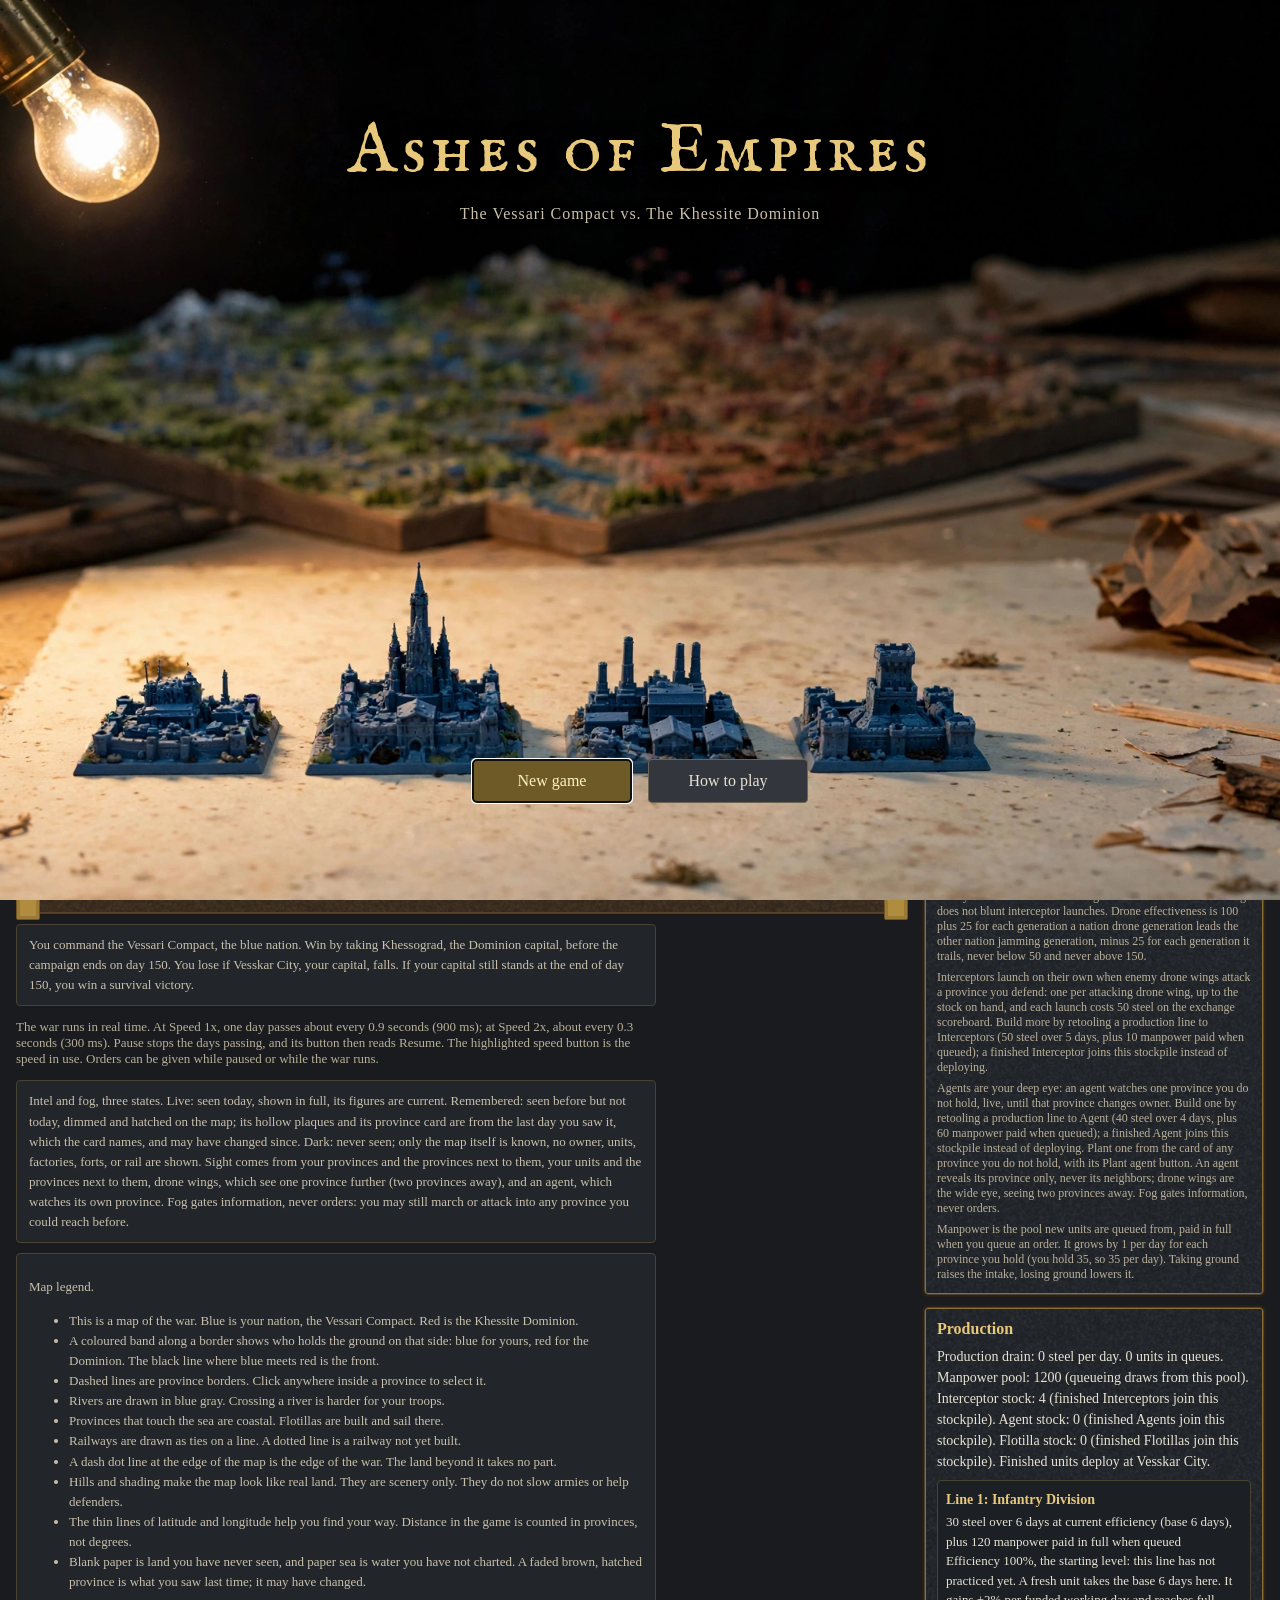
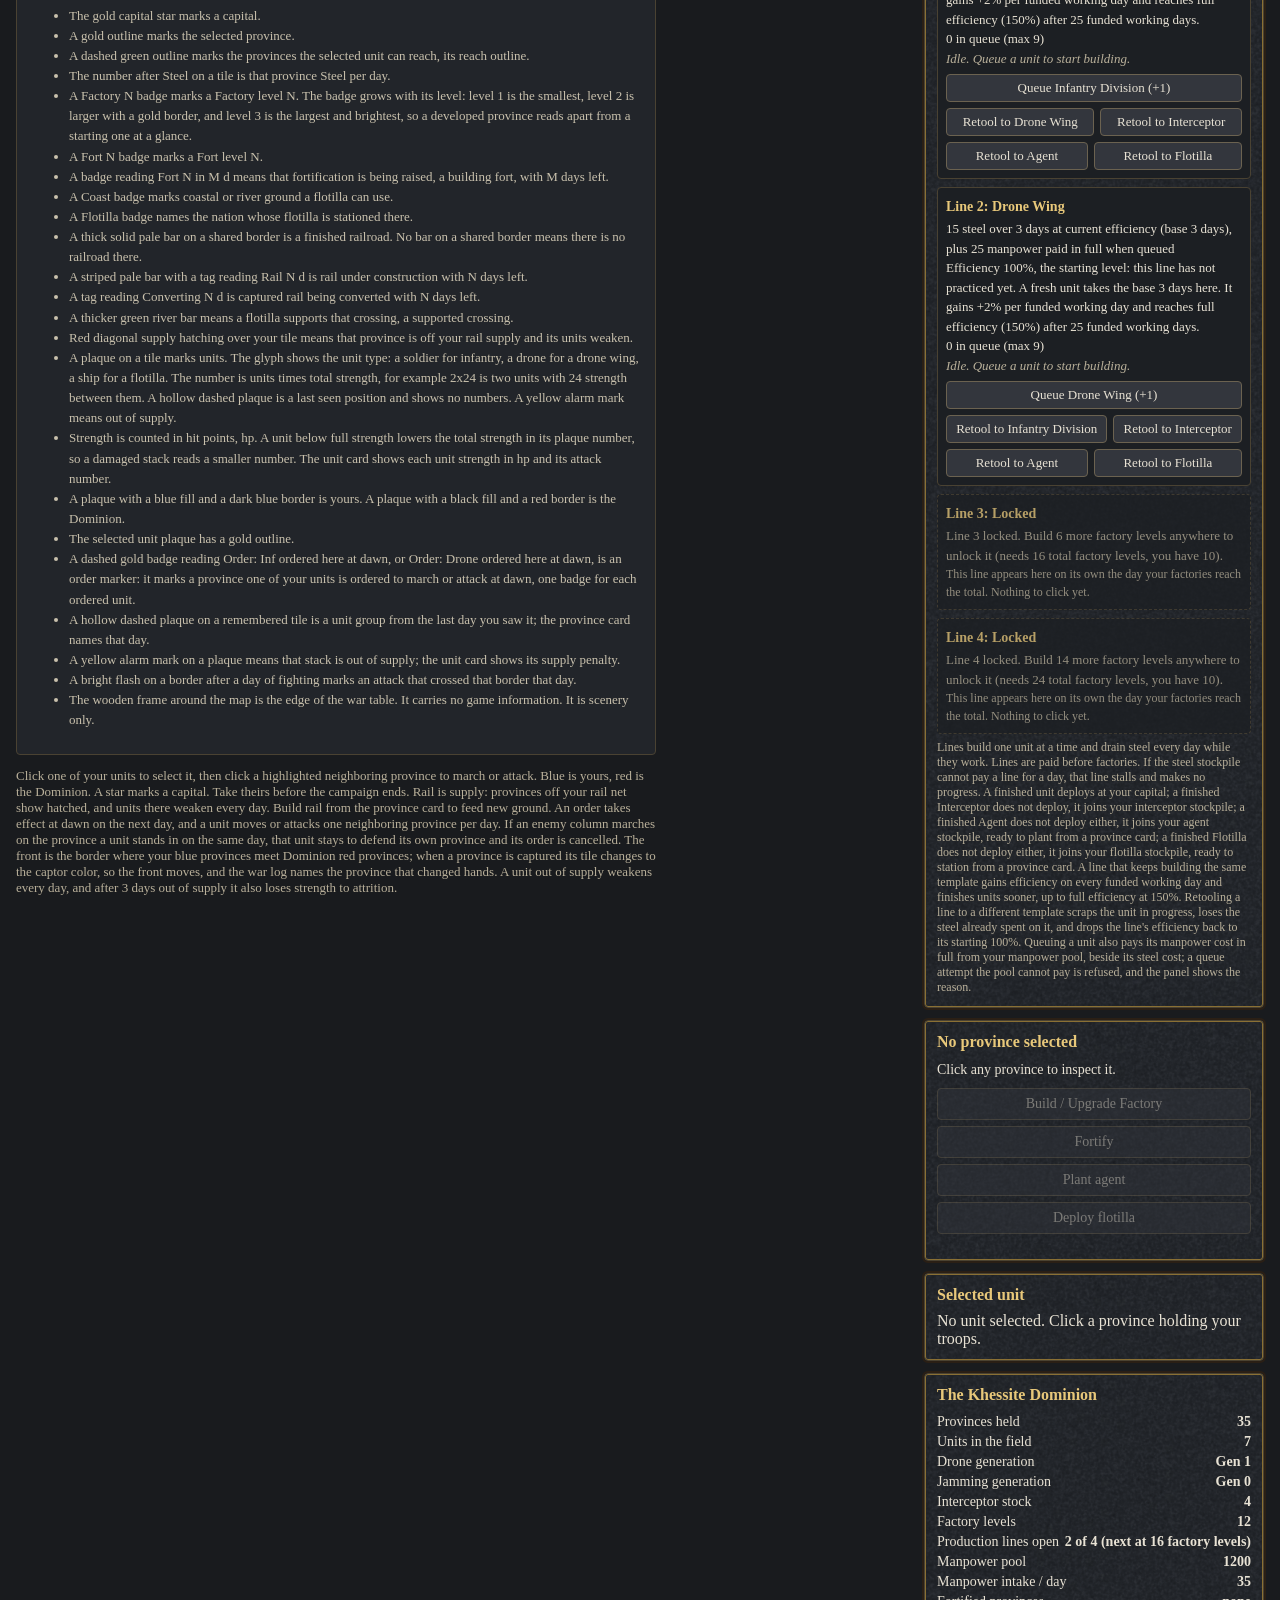
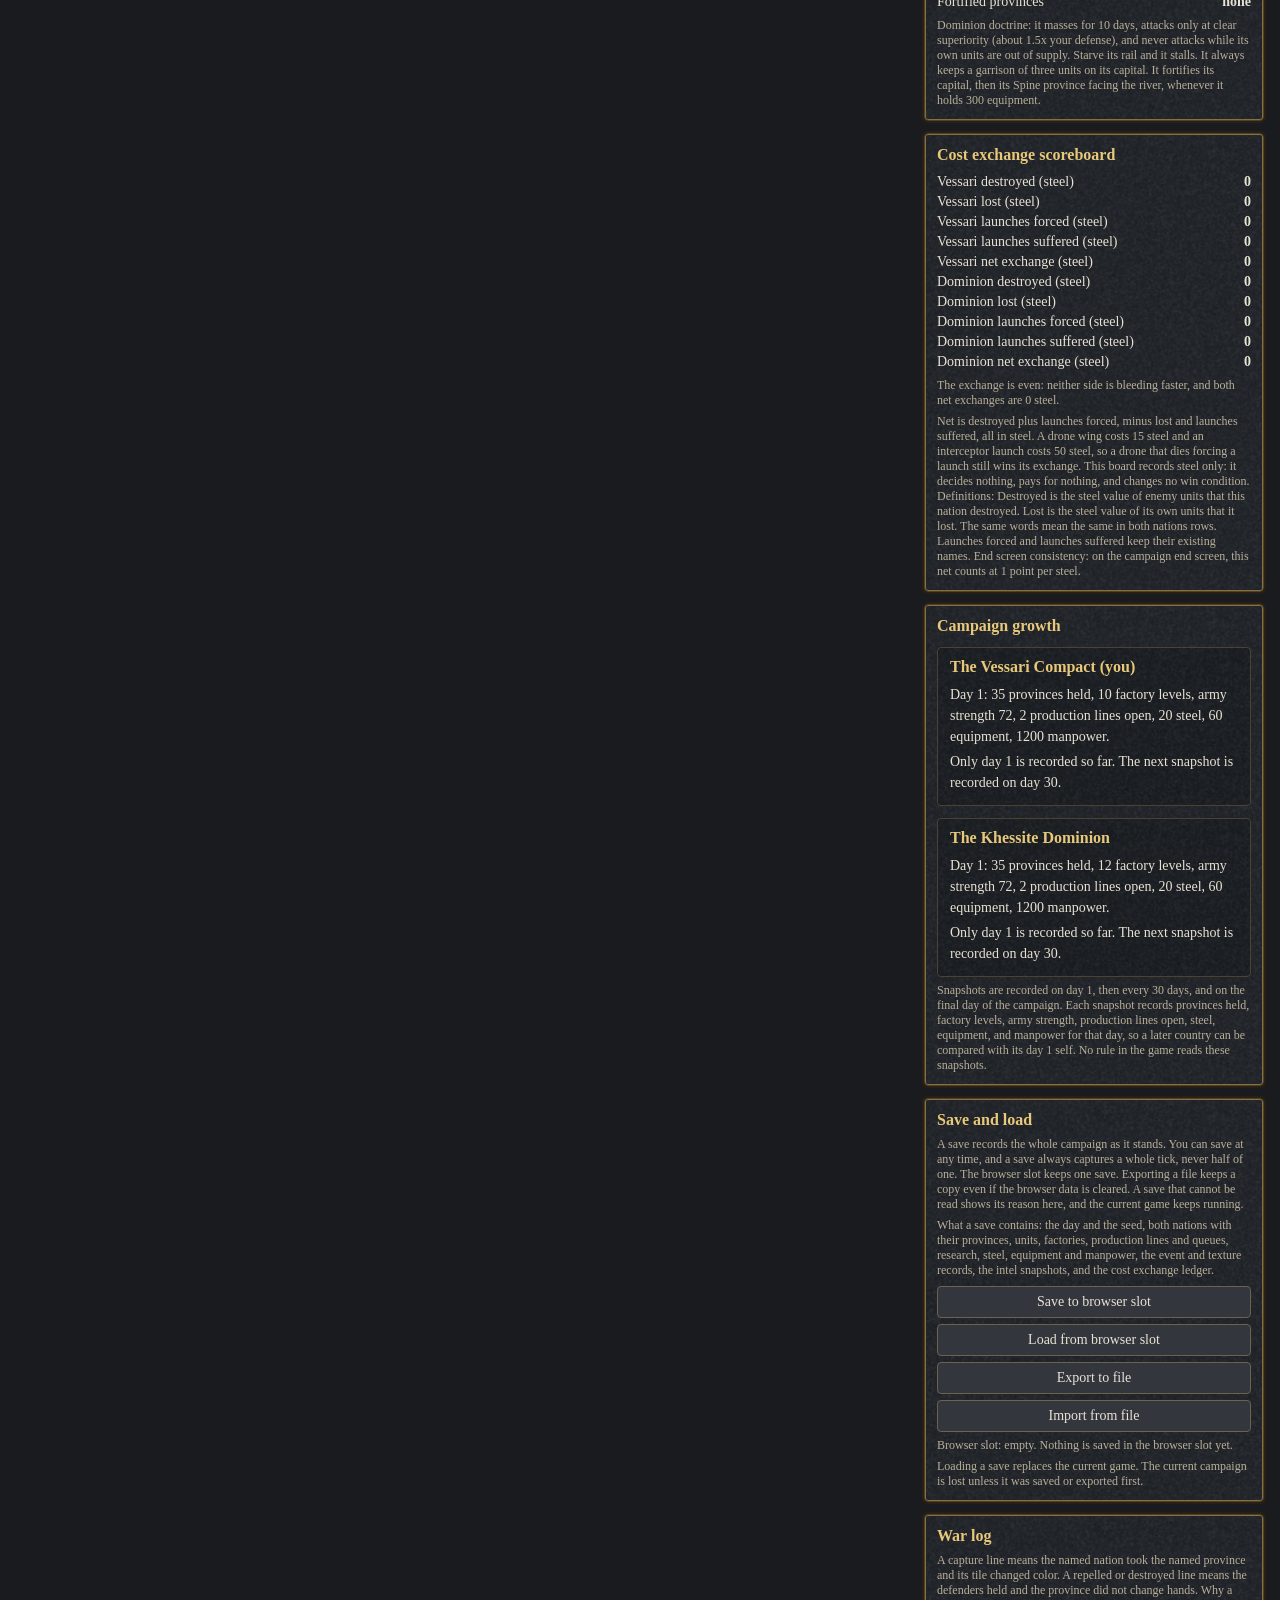
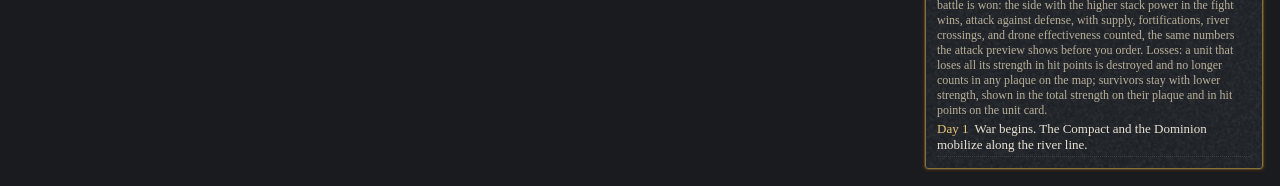
<file: index.html>
<!DOCTYPE html>
<html lang="en">
<head>
<meta charset="utf-8">
<meta name="viewport" content="width=device-width, initial-scale=1">
<title>Ashes of Empires, Iteration 2</title>
<link rel="stylesheet" href="css/style.css">
<link rel="stylesheet" href="css/plaques.css">
</head>
<body>
<header>
  <div class="title-block">
    <h1>Ashes of Empires</h1>
    <p class="subtitle">The Vessari Compact vs. The Khessite Dominion</p>
  </div>
  <div class="controls">
    <div class="day-box">Day <span id="day-counter">1</span> / <span id="day-max">150</span></div>
    <button id="btn-pause" type="button">Pause</button>
    <button id="btn-speed1" type="button" class="speed active">Speed 1x</button>
    <button id="btn-speed2" type="button" class="speed">Speed 2x</button>
    <button id="btn-codex" type="button">Codex</button>
    <button id="btn-new" type="button">New Game</button>
  </div>
</header>

<main>
  <section class="map-wrap">
    <div class="map-zoom">
      <button id="btn-zoom-out" type="button">Zoom out</button>
      <button id="btn-zoom-reset" type="button">Reset zoom</button>
      <button id="btn-zoom-in" type="button">Zoom in</button>
      <span id="zoom-label">Zoom 100%</span>
      <span id="pan-hint">When zoomed in, drag the map or use the bar under it to pan.</span>
    </div>
    <div id="tf-frame">
    <div id="map-viewport">
      <div id="map-board">
        <canvas id="map-base" aria-hidden="true"></canvas>
        <canvas id="map-decals" aria-hidden="true"></canvas>
        <canvas id="map-fog" aria-hidden="true"></canvas>
        <canvas id="map-state" aria-hidden="true"></canvas>
        <div id="map" class="map" aria-label="Province map"></div>
        <div id="map-labels"></div>
        <div id="map-chart-labels"></div>
        <canvas id="map-beats" aria-hidden="true"></canvas>
      </div>
    </div>
      <span class="tf-corner tf-corner-tl" aria-hidden="true"></span>
      <span class="tf-corner tf-corner-tr" aria-hidden="true"></span>
      <span class="tf-corner tf-corner-bl" aria-hidden="true"></span>
      <span class="tf-corner tf-corner-br" aria-hidden="true"></span>
      <span class="dc09-ink" aria-hidden="true"></span>
      <span class="dc09-ring" aria-hidden="true"></span>
    </div>
    <div id="start-statement" class="intel-legend">
      You command the Vessari Compact, the blue nation. Win by taking Khessograd, the Dominion
      capital, before the campaign ends on day 150. You lose if Vesskar City, your capital, falls.
      If your capital still stands at the end of day 150, you win a survival victory.
    </div>
    <p id="controls-explain" class="hint">
      The war runs in real time. At Speed 1x, one day passes about every 0.9 seconds (900 ms);
      at Speed 2x, about every 0.3 seconds (300 ms). Pause stops the days passing, and its button
      then reads Resume. The highlighted speed button is the speed in use. Orders can be given
      while paused or while the war runs.
    </p>
    <div id="intel-legend" class="intel-legend">
      Intel and fog, three states. Live: seen today, shown in full, its figures are current.
      Remembered: seen before but not today, dimmed and hatched on the map; its hollow plaques
      and its province card are from the last day you saw it, which the card names, and may have changed since.
      Dark: never seen; only the map itself is known, no owner, units, factories, forts, or rail are shown.
      Sight comes from your provinces and the provinces next to them, your units and the provinces
      next to them, drone wings, which see one province further (two provinces away), and an agent,
      which watches its own province. Fog gates information, never orders: you may still march or
      attack into any province you could reach before.
    </div>
    <div id="map-legend" class="intel-legend">
      <p class="legend-title">Map legend.</p>
      <ul class="legend-list">
        <li>This is a map of the war. Blue is your nation, the Vessari Compact. Red is the Khessite Dominion.</li>
        <li>A coloured band along a border shows who holds the ground on that side: blue for yours, red for the Dominion. The black line where blue meets red is the front.</li>
        <li>Dashed lines are province borders. Click anywhere inside a province to select it.</li>
        <li>Rivers are drawn in blue gray. Crossing a river is harder for your troops.</li>
        <li>Provinces that touch the sea are coastal. Flotillas are built and sail there.</li>
        <li>Railways are drawn as ties on a line. A dotted line is a railway not yet built.</li>
        <li>A dash dot line at the edge of the map is the edge of the war. The land beyond it takes no part.</li>
        <li>Hills and shading make the map look like real land. They are scenery only. They do not slow armies or help defenders.</li>
        <li>The thin lines of latitude and longitude help you find your way. Distance in the game is counted in provinces, not degrees.</li>
        <li>Blank paper is land you have never seen, and paper sea is water you have not charted. A faded brown, hatched province is what you saw last time; it may have changed.</li>
      </ul>
      <ul class="legend-list legend-marks">
        <li>The gold capital star marks a capital.</li>
        <li>A gold outline marks the selected province.</li>
        <li>A dashed green outline marks the provinces the selected unit can reach, its reach outline.</li>
        <li>The number after Steel on a tile is that province Steel per day.</li>
        <li>A Factory N badge marks a Factory level N. The badge grows with its level: level 1 is the smallest, level 2 is larger with a gold border, and level 3 is the largest and brightest, so a developed province reads apart from a starting one at a glance.</li>
        <li>A Fort N badge marks a Fort level N.</li>
        <li>A badge reading Fort N in M d means that fortification is being raised, a building fort, with M days left.</li>
        <li>A Coast badge marks coastal or river ground a flotilla can use.</li>
        <li>A Flotilla badge names the nation whose flotilla is stationed there.</li>
        <li>A thick solid pale bar on a shared border is a finished railroad. No bar on a shared border means there is no railroad there.</li>
        <li>A striped pale bar with a tag reading Rail N d is rail under construction with N days left.</li>
        <li>A tag reading Converting N d is captured rail being converted with N days left.</li>
        <li>A thicker green river bar means a flotilla supports that crossing, a supported crossing.</li>
        <li>Red diagonal supply hatching over your tile means that province is off your rail supply and its units weaken.</li>
        <li>A plaque on a tile marks units. The glyph shows the unit type: a soldier for infantry, a drone for a drone wing, a ship for a flotilla. The number is units times total strength, for example 2x24 is two units with 24 strength between them. A hollow dashed plaque is a last seen position and shows no numbers. A yellow alarm mark means out of supply.</li>
        <li>Strength is counted in hit points, hp. A unit below full strength lowers the total strength in its plaque number, so a damaged stack reads a smaller number. The unit card shows each unit strength in hp and its attack number.</li>
        <li>A plaque with a blue fill and a dark blue border is yours. A plaque with a black fill and a red border is the Dominion.</li>
        <li>The selected unit plaque has a gold outline.</li>
        <li>A dashed gold badge reading Order: Inf ordered here at dawn, or Order: Drone ordered here at dawn, is an order marker: it marks a province one of your units is ordered to march or attack at dawn, one badge for each ordered unit.</li>
        <li>A hollow dashed plaque on a remembered tile is a unit group from the last day you saw it; the province card names that day.</li>
        <li>A yellow alarm mark on a plaque means that stack is out of supply; the unit card shows its supply penalty.</li>
        <li>A bright flash on a border after a day of fighting marks an attack that crossed that border that day.</li>
        <li>The wooden frame around the map is the edge of the war table. It carries no game information. It is scenery only.</li>
      </ul>
    </div>
    <p class="hint">
      Click one of your units to select it, then click a highlighted neighboring
      province to march or attack. Blue is yours, red is the Dominion.
      A star marks a capital. Take theirs before the campaign ends.
      Rail is supply: provinces off your rail net show hatched, and units there
      weaken every day. Build rail from the province card to feed new ground.
      An order takes effect at dawn on the next day, and a unit moves or attacks one neighboring province per day.
      If an enemy column marches on the province a unit stands in on the same day, that unit stays to defend its own province and its order is cancelled.
      The front is the border where your blue provinces meet Dominion red provinces; when a province is captured its tile changes to the captor color, so the front moves, and the war log names the province that changed hands.
      A unit out of supply weakens every day, and after 3 days out of supply it also loses strength to attrition.
    </p>
    <div id="banner" class="banner hidden">
      <div class="end-head">
        <h2 id="end-title"></h2>
        <p id="end-reason" class="end-reason"></p>
        <p id="end-day" class="end-day"></p>
      </div>
      <div id="end-scores" class="end-scores"></div>
      <p id="end-margin" class="end-margin"></p>
      <p id="end-explain" class="explain"></p>
      <button id="btn-end-new" type="button">New Game</button>
    </div>
  </section>

  <aside class="panel">
    <div class="card" id="nation-card">
      <h2>The Vessari Compact (you)</h2>
      <div class="stat-row"><span>Equipment stockpile</span><strong id="stat-equipment">0</strong></div>
      <div class="stat-row"><span>Steel stockpile</span><strong id="stat-steel">0</strong></div>
      <div class="stat-row"><span>Steel income / day</span><strong id="stat-steel-income">0</strong></div>
      <div class="stat-row"><span>Factory levels</span><strong id="stat-factories">0</strong></div>
      <div class="stat-row"><span>Manpower pool</span><strong id="stat-manpower">0</strong></div>
      <div class="stat-row"><span>Manpower intake / day</span><strong id="stat-manpower-intake">0</strong></div>
      <div class="stat-row"><span>Research points</span><strong id="stat-research">0</strong></div>
      <div class="stat-row"><span>Drone generation</span><strong id="stat-drone-gen">Gen 1</strong></div>
      <div class="stat-row"><span>Jamming generation</span><strong id="stat-jamming-gen">Gen 0</strong></div>
      <div class="stat-row"><span>Interceptor stock</span><strong id="stat-interceptors">0</strong></div>
      <div class="stat-row"><span>Provinces under live observation</span><strong id="stat-intel-live">0</strong></div>
      <div class="stat-row"><span>Agents in stock</span><strong id="stat-agents">0</strong></div>
      <div class="stat-row"><span>Flotillas in stock</span><strong id="stat-flotillas">0</strong></div>
      <div class="stat-row"><span>Your coastal control</span><strong id="stat-coastal-player">0</strong></div>
      <div class="stat-row"><span>Dominion coastal control</span><strong id="stat-coastal-enemy">0</strong></div>
      <div class="stat-row"><span>Your steel lost to blockade today</span><strong id="stat-blockade-player">0</strong></div>
      <div class="stat-row"><span>Dominion steel lost to blockade today</span><strong id="stat-blockade-enemy">0</strong></div>
      <p class="explain" id="blockade-status"></p>
      <p class="explain" id="navy-explain"></p>
      <button id="btn-research" type="button">Research Drone Gen 2 (60 pts)</button>
      <p class="explain" id="research-explain">Gen 2 raises every drone wing to attack 5, defense 3.</p>
      <button id="btn-research-gen3" type="button">Research Drone Gen 3 (90 pts)</button>
      <p class="explain" id="research-gen3-explain"></p>
      <button id="btn-research-jamming" type="button">Research Jamming Gen 1 (50 pts)</button>
      <p class="explain" id="research-jamming-explain"></p>
      <p class="explain" id="interceptor-explain"></p>
      <p class="explain" id="agent-explain"></p>
      <p class="explain" id="manpower-explain"></p>
    </div>

    <div class="card" id="production-card">
      <h2>Production</h2>
      <div id="prod-summary" class="prod-summary"></div>
      <div id="prod-notice" class="hidden"></div>
      <div id="production-lines" class="production-lines"></div>
      <p class="explain" id="prod-explain">Lines build one unit at a time and drain steel every day
      while they work. Lines are paid before factories. If the steel stockpile cannot pay a line
      for a day, that line stalls and makes no progress. A finished unit deploys at your capital; a finished
      Interceptor does not deploy, it joins your interceptor stockpile; a finished Agent does not deploy
      either, it joins your agent stockpile, ready to plant from a province card; a finished Flotilla does
      not deploy either, it joins your flotilla stockpile, ready to station from a province card. A line that keeps building
      the same template gains efficiency on every funded working day and finishes units sooner, up to full efficiency at 150%.
      Retooling a line to a different template scraps the unit in progress, loses the steel already spent on it, and drops
      the line's efficiency back to its starting 100%. Queuing a unit also pays its manpower cost in full from your
      manpower pool, beside its steel cost; a queue attempt the pool cannot pay is refused, and the panel shows the reason.</p>
    </div>

    <div class="card" id="province-card">
      <h2 id="prov-name">No province selected</h2>
      <div id="prov-details" class="prov-details">Click any province to inspect it.</div>
      <div id="prov-notice" class="hidden"></div>
      <div class="btn-col">
        <button id="btn-factory" type="button" disabled>Build / Upgrade Factory</button>
        <button id="btn-fort" type="button" disabled>Fortify</button>
        <button id="btn-agent" type="button" disabled>Plant agent</button>
        <button id="btn-flotilla" type="button" disabled>Deploy flotilla</button>
      </div>
      <div class="btn-col" id="rail-actions"></div>
      <p class="explain" id="prov-explain"></p>
    </div>

    <div class="card" id="unit-card">
      <h2>Selected unit</h2>
      <div id="unit-details">No unit selected. Click a province holding your troops.</div>
      <div id="unit-reinforce"></div>
      <div id="unit-notice" class="hidden"></div>
    </div>

    <div class="card" id="enemy-card">
      <h2>The Khessite Dominion</h2>
      <div class="stat-row"><span>Provinces held</span><strong id="stat-enemy-provs">0</strong></div>
      <div class="stat-row"><span>Units in the field</span><strong id="stat-enemy-units">0</strong></div>
      <div class="stat-row"><span>Drone generation</span><strong id="stat-enemy-gen">Gen 1</strong></div>
      <div class="stat-row"><span>Jamming generation</span><strong id="stat-enemy-jamming">Gen 0</strong></div>
      <div class="stat-row"><span>Interceptor stock</span><strong id="stat-enemy-interceptors">0</strong></div>
      <div class="stat-row"><span>Factory levels</span><strong id="stat-enemy-factories">0</strong></div>
      <div class="stat-row"><span>Production lines open</span><strong id="stat-enemy-lines">2</strong></div>
      <div class="stat-row"><span>Manpower pool</span><strong id="stat-enemy-manpower">0</strong></div>
      <div class="stat-row"><span>Manpower intake / day</span><strong id="stat-enemy-manpower-intake">0</strong></div>
      <div class="stat-row"><span>Fortified provinces</span><strong id="stat-enemy-forts">none</strong></div>
      <p class="explain">Dominion doctrine: it masses for 10 days, attacks only at clear
      superiority (about 1.5x your defense), and never attacks while its own units are
      out of supply. Starve its rail and it stalls. It always keeps a garrison of three
      units on its capital. It fortifies its capital, then its Spine province facing the
      river, whenever it holds <span id="ai-fort-eq">300</span> equipment.</p>
    </div>

    <div class="card" id="exchange-card">
      <h2>Cost exchange scoreboard</h2>
      <div class="stat-row"><span>Vessari destroyed (steel)</span><strong id="ex-player-destroyed">0</strong></div>
      <div class="stat-row"><span>Vessari lost (steel)</span><strong id="ex-player-lost">0</strong></div>
      <div class="stat-row"><span>Vessari launches forced (steel)</span><strong id="ex-player-forced">0</strong></div>
      <div class="stat-row"><span>Vessari launches suffered (steel)</span><strong id="ex-player-suffered">0</strong></div>
      <div class="stat-row"><span>Vessari net exchange (steel)</span><strong id="ex-player-net">0</strong></div>
      <div class="stat-row"><span>Dominion destroyed (steel)</span><strong id="ex-enemy-destroyed">0</strong></div>
      <div class="stat-row"><span>Dominion lost (steel)</span><strong id="ex-enemy-lost">0</strong></div>
      <div class="stat-row"><span>Dominion launches forced (steel)</span><strong id="ex-enemy-forced">0</strong></div>
      <div class="stat-row"><span>Dominion launches suffered (steel)</span><strong id="ex-enemy-suffered">0</strong></div>
      <div class="stat-row"><span>Dominion net exchange (steel)</span><strong id="ex-enemy-net">0</strong></div>
      <p class="explain" id="ex-headline"></p>
      <p class="explain" id="ex-explain"></p>
    </div>

    <div class="card" id="progression-card">
      <h2>Campaign growth</h2>
      <div id="progression-blocks" class="progression-blocks"></div>
      <p class="explain" id="progression-explain"></p>
    </div>

    <div class="card" id="save-card">
      <h2>Save and load</h2>
      <p class="explain">A save records the whole campaign as it stands. You can save at any
      time, and a save always captures a whole tick, never half of one. The browser slot
      keeps one save. Exporting a file keeps a copy even if the browser data is cleared.
      A save that cannot be read shows its reason here, and the current game keeps running.</p>
      <p class="explain" id="save-contents">What a save contains: the day and the seed, both
      nations with their provinces, units, factories, production lines and queues, research,
      steel, equipment and manpower, the event and texture records, the intel snapshots,
      and the cost exchange ledger.</p>
      <div class="btn-col">
        <button id="btn-save-slot" type="button">Save to browser slot</button>
        <button id="btn-load-slot" type="button">Load from browser slot</button>
        <button id="btn-export" type="button">Export to file</button>
        <button id="btn-import" type="button">Import from file</button>
      </div>
      <div id="save-slot-meta" class="explain"></div>
      <p class="explain" id="save-replace-warning">Loading a save replaces the current game.
      The current campaign is lost unless it was saved or exported first.</p>
      <input id="save-file-input" type="file" accept=".json,application/json" hidden>
      <div id="save-notice" class="hidden"></div>
    </div>

    <div class="card log-card">
      <h2>War log</h2>
      <p class="explain" id="log-explain">
        A capture line means the named nation took the named province and its tile changed color.
        A repelled or destroyed line means the defenders held and the province did not change hands.
        Why a battle is won: the side with the higher stack power in the fight wins, attack against defense, with supply, fortifications, river crossings, and drone effectiveness counted, the same numbers the attack preview shows before you order.
        Losses: a unit that loses all its strength in hit points is destroyed and no longer counts in any plaque on the map; survivors stay with lower strength, shown in the total strength on their plaque and in hit points on the unit card.
      </p>
      <ul id="log" class="log"></ul>
    </div>
  </aside>
</main>

<div id="event-overlay" class="overlay hidden">
  <div class="event-card" role="dialog" aria-modal="true" aria-labelledby="event-title">
    <div class="event-head"><span id="event-kicker" class="kicker"></span><span class="kicker">The game is paused</span></div>
    <h2 id="event-title"></h2>
    <div class="rule"></div>
    <p id="event-body" class="event-body"></p>
    <div class="event-why">
      <div id="event-why"></div>
      <div id="event-noeffect" class="noeffect"></div>
    </div>
    <div class="event-actions">
      <button id="btn-event-codex" type="button" class="linkish">Read the history in the codex</button>
      <button id="btn-event-continue" type="button" class="primary">Continue the war</button>
    </div>
  </div>
</div>

<div id="codex-overlay" class="overlay hidden">
  <div class="codex" role="dialog" aria-modal="true" aria-labelledby="codex-title">
    <div class="codex-head">
      <div>
        <h2 id="codex-title">Codex</h2>
        <div class="codex-sub">The world before the war, the turning points of this one, and the recurring texture reached so far. The game is paused while you read.</div>
      </div>
      <button id="btn-codex-close" type="button">Back to the war</button>
    </div>
    <div class="codex-body">
      <nav id="codex-nav" class="codex-nav" aria-label="Codex entries"></nav>
      <article id="codex-article" class="codex-article"></article>
    </div>
  </div>
</div>

<div id="title-overlay" class="overlay title-overlay" role="dialog" aria-modal="true" aria-labelledby="title-wordmark">
  <div class="title-wordmark-block">
    <h1 id="title-wordmark">Ashes of Empires</h1>
    <p class="title-subtitle">The Vessari Compact vs. The Khessite Dominion</p>
  </div>
  <div id="title-how" class="hidden">
    <p>You command the Vessari Compact, the blue nation. Win by taking Khessograd, the Dominion
    capital, before the campaign ends on day 150. You lose if Vesskar City, your capital, falls.
    If your capital still stands at the end of day 150, you win a survival victory.</p>
    <p>Click one of your units, then click a highlighted neighbouring province to march or attack.
    An order takes effect at dawn on the next day. Rail is supply: units off the rail net weaken
    every day.</p>
    <p>The war runs in real time and can be paused at any moment.</p>
    <button id="btn-title-back" type="button">Back</button>
  </div>
  <div id="title-buttons">
    <button id="btn-title-new" type="button" class="primary">New game</button>
    <button id="btn-title-how" type="button">How to play</button>
  </div>
</div>

<script src="js/sim.js"></script>
<script src="js/adapter.js"></script>
<script src="js/plaques.js"></script>
<script src="js/beats.js"></script>
<script src="js/decals.js"></script>
<script src="js/map-geometry.js"></script>
<script src="js/map-chart.js"></script>
<script src="js/tx-land-data.js"></script>
<script src="js/tx-sea-data.js"></script>
<script src="js/tx-paper-data.js"></script>
<script src="js/tx-foguk-data.js"></script>
<script src="js/tx-fogls-data.js"></script>
<script src="js/rx-data.js"></script>
<script src="js/tx-pnl-data.js"></script>
<script src="js/dc-data.js"></script>
<script src="js/map-canvas.js"></script>
<script src="js/lore.js"></script>
<script src="js/save.js"></script>
<script src="js/main.js"></script>
</body>
</html>
</file>
<file: css/style.css>
/* Ashes of Empires, Iteration 1 styles. Skeleton first, pretty later. */
* { box-sizing: border-box; }
body {
  margin: 0;
  font-family: Georgia, 'Times New Roman', serif;
  background: #191b1e;
  color: #e8e2d4;
}
header {
  display: flex;
  justify-content: space-between;
  align-items: center;
  padding: 10px 18px;
  background: #22252a;
  border-bottom: 2px solid #4a4232;
  flex-wrap: wrap;
  gap: 10px;
}
h1 { margin: 0; font-size: 24px; letter-spacing: 1px; color: #e8c87a; }
.subtitle { margin: 2px 0 0; font-size: 13px; color: #b9b09a; }
.controls { display: flex; gap: 8px; align-items: center; flex-wrap: wrap; }
.day-box {
  background: #101214; border: 1px solid #4a4232; border-radius: 4px;
  padding: 6px 12px; font-size: 15px;
}
button {
  background: #33363d; color: #e8e2d4; border: 1px solid #6b6250;
  border-radius: 4px; padding: 7px 12px; cursor: pointer; font-family: inherit;
  font-size: 14px;
}
button:hover:not(:disabled) { background: #454a53; }
button:disabled { opacity: 0.45; cursor: not-allowed; }
button.speed.active { background: #6d5a26; border-color: #e8c87a; }

main {
  display: flex; gap: 16px; padding: 16px; align-items: flex-start;
  flex-wrap: wrap;
}
.map-wrap { flex: 1 1 560px; min-width: 340px; }
.map {
  display: grid;
  grid-template-columns: repeat(10, 1fr);
  gap: 3px;
}
.province {
  position: relative;
  min-height: 74px;
  background: transparent;
  border: none;
  border-radius: 0;
  padding: 3px;
  cursor: pointer;
  font-size: 10px;
  overflow: hidden;
  text-align: left;
  color: #2B2620;
}
.province.selected { outline: 3px solid #e8c87a; outline-offset: -1px; }
.province.reachable { outline: 3px dashed #9fe08a; outline-offset: -3px; }
.province .steel { opacity: 0.85; }
.factory-badge {
  display: inline-block; margin-top: 2px; padding: 0 4px; border-radius: 2px;
  background: rgba(230, 216, 181, 0.92); color: #2B2620; border: 1px solid #2B2620; font-weight: bold;
}
.factory-badge.lvl1 { font-size: 10px; }
.factory-badge.lvl2 { font-size: 12px; }
.factory-badge.lvl3 { font-size: 14px; border-width: 2px; background: rgb(230, 216, 181); }
.units { position: absolute; bottom: 3px; left: 3px; right: 3px; display: flex; gap: 3px; flex-wrap: wrap; }
.unit-chip {
  font-size: 10px; padding: 1px 4px; border-radius: 2px; line-height: 1.5;
  background: rgba(230, 216, 181, 0.92); color: #2B2620; border: 1px solid #2B2620;
}
.unit-chip.picked { background: #2B2620; color: rgba(230, 216, 181, 0.92); font-weight: bold; }
.unit-chip.damaged { font-style: italic; }
/* Cycle 23 step 9: the selected unit's plaque. css/plaques.css owns the plaque look. */
.plaque-selected { outline: 2px solid #e8c87a; outline-offset: 1px; }
.hint { color: #b9b09a; font-size: 13px; max-width: 640px; }
.banner {
  margin-top: 12px; padding: 14px; border-radius: 4px; font-size: 18px;
  background: #2e4423; border: 1px solid #9fe08a; color: #eaffdf;
}
.banner.lost { background: #4d2323; border-color: #e08a8a; color: #ffe3e3; }
.hidden { display: none; }

.panel { flex: 0 1 340px; display: flex; flex-direction: column; gap: 12px; min-width: 280px; }
.card { background: #22252a; border: 1px solid #4a4232; border-radius: 4px; padding: 12px; background-image: var(--tx-pnl-image, none); background-blend-mode: soft-light; }
.card h2 { margin: 0 0 8px; font-size: 16px; color: #e8c87a; }
.stat-row { display: flex; justify-content: space-between; padding: 2px 0; font-size: 14px; }
.explain { font-size: 12px; color: #b9b09a; margin: 6px 0 0; }
.btn-col { display: flex; flex-direction: column; gap: 6px; margin-top: 8px; }
.prov-details { font-size: 14px; line-height: 1.5; }
.log { list-style: none; margin: 0; padding: 0; font-size: 13px; max-height: 220px; overflow-y: auto; }
.log li { padding: 3px 0; border-bottom: 1px dotted #3c3f45; }
.log .day-tag { color: #e8c87a; margin-right: 6px; }
.log .battle-why { display: block; color: #b9b09a; margin-top: 2px; font-size: 12px; }

/* Cycle 3: supply and rail legibility. */
.province.unsupplied {
  background-image: repeating-linear-gradient(45deg, rgba(255, 70, 70, 0.28) 0 6px, rgba(0,0,0,0) 6px 12px);
}
.rail-bar { position: absolute; background: #d8cf9f; z-index: 2; }
.rail-bar.r { right: 0; top: 18%; bottom: 18%; width: 4px; }
.rail-bar.b { bottom: 0; left: 18%; right: 18%; height: 4px; }
.rail-bar.r.built { width: 6px; }
.rail-bar.b.built { height: 6px; }
.rail-bar.building { background: repeating-linear-gradient(45deg, #d8cf9f 0 3px, rgba(0,0,0,0.35) 3px 6px); }
.rail-tag {
  position: absolute; top: 2px; right: 2px; font-size: 9px; padding: 0 3px;
  background: rgba(230, 216, 181, 0.92); color: #2B2620; border: 1px solid #2B2620; border-radius: 2px; z-index: 3;
}
.sup-tag { color: #ff9d9d; font-weight: bold; }

/* Cycle 5: production panel. */
.prod-summary { font-size: 14px; line-height: 1.5; margin-bottom: 8px; }
.production-lines { display: flex; flex-direction: column; gap: 8px; }
.prod-line {
  background: #1c1f23; border: 1px solid #4a4232; border-radius: 4px;
  padding: 8px; font-size: 13px; line-height: 1.5;
}
.prod-line .prod-title { color: #e8c87a; font-weight: bold; font-size: 14px; margin-bottom: 2px; }
.prod-line .prod-idle { color: #b9b09a; font-style: italic; }
.prod-line .prod-note { color: #b9b09a; font-size: 12px; }
.prod-line .prod-stalled {
  color: #ff9d9d; font-weight: bold; margin: 4px 0;
  padding: 2px 6px; border-left: 3px solid #ff9d9d; background: rgba(120, 30, 30, 0.35);
}
/* Cycle 11: a refused queue or retool attempt, shown in the open. */
.prod-rejected {
  color: #ff9d9d; font-weight: bold; font-size: 13px; line-height: 1.5;
  margin: 0 0 8px; padding: 4px 6px; border-left: 3px solid #ff9d9d;
  background: rgba(120, 30, 30, 0.35);
}
.prod-btns { display: flex; gap: 6px; flex-wrap: wrap; margin-top: 6px; }
.prod-btns button { flex: 1 1 auto; font-size: 13px; padding: 5px 8px; }
.btn-reinforce { margin-top: 6px; }

/* Cycle 6: locked production slots, present but unavailable. */
.prod-line.locked { border: 1px dashed #4a4232; opacity: 0.75; }
.prod-line .prod-locked { color: #b9b09a; }

/* Cycle 7: event cards and the codex, from the Claude Design mockup. */
.overlay {
  position: fixed; inset: 0; z-index: 50; background: rgba(10, 11, 13, 0.62);
  display: flex; align-items: center; justify-content: center; padding: 16px;
}
.overlay.hidden { display: none; }
.kicker { font-size: 13px; letter-spacing: 2px; text-transform: uppercase; color: #b9b09a; }
.event-card {
  width: 600px; max-width: 100%; max-height: 100%; overflow-y: auto; box-sizing: border-box;
  background: #22252a; border: 1px solid #6b6250; border-radius: 6px;
  box-shadow: 0 18px 60px rgba(0, 0, 0, 0.6); padding: 32px 36px;
  display: flex; flex-direction: column; gap: 18px;
  /* Cycle 23 Step 20a: TX-PNL grain, soft-light over the panel colour. */
  background-image: var(--tx-pnl-image, none); background-blend-mode: soft-light;
}
.event-head { display: flex; justify-content: space-between; align-items: baseline; gap: 12px; flex-wrap: wrap; }
.event-card h2, .codex h2 { margin: 0; font-weight: normal; color: #e8c87a; letter-spacing: 0.5px; }
.event-card h2 { font-size: 34px; }
.rule { height: 1px; background: #4a4232; }
.event-body { margin: 0; font-size: 18px; line-height: 1.6; }
.event-why {
  display: flex; flex-direction: column; gap: 6px; background: #1c1f23;
  border: 1px solid #4a4232; border-radius: 4px; padding: 12px 14px; font-size: 14px; line-height: 1.5;
}
.event-why .why-label { color: #e8c87a; }
.noeffect { color: #c9c1ad; }
.event-actions { display: flex; justify-content: space-between; align-items: center; gap: 12px; flex-wrap: wrap; }
button.primary { min-height: 44px; background: #6d5a26; color: #fff2c4; border-color: #e8c87a; padding: 10px 22px; font-size: 16px; }
button.primary:hover { background: #85702f; }
button.linkish { background: none; border: none; color: #e8c87a; text-decoration: underline; padding: 12px 0; font-size: 15px; }
button.linkish:hover { background: none; color: #fff2c4; }
.codex {
  width: 1100px; max-width: 100%; height: 86vh; box-sizing: border-box; background: #191b1e;
  border: 1px solid #6b6250; border-radius: 6px; box-shadow: 0 18px 60px rgba(0, 0, 0, 0.6);
  display: flex; flex-direction: column; overflow: hidden;
  /* Cycle 23 Step 20a: TX-PNL grain, soft-light over the panel colour. */
  background-image: var(--tx-pnl-image, none); background-blend-mode: soft-light;
}
.codex-head {
  display: flex; justify-content: space-between; align-items: center; gap: 12px; flex-wrap: wrap;
  padding: 16px 28px; background: #22252a; border-bottom: 2px solid #4a4232;
}
.codex-head h2 { font-size: 26px; letter-spacing: 1px; }
.codex-sub { font-size: 13px; color: #b9b09a; }
.codex-head button { min-height: 44px; }
.codex-body { display: flex; flex-wrap: wrap; flex: 1 1 auto; min-height: 0; overflow-y: auto; }
.codex-nav {
  flex: 1 1 260px; max-width: 320px; box-sizing: border-box; border-right: 1px solid #4a4232;
  padding: 20px 16px; display: flex; flex-direction: column; gap: 6px; background: #1c1f23;
}
.codex-nav .kicker { font-size: 12px; padding: 0 10px 6px; }
.codex-nav .kicker.later { padding-top: 18px; }
.codex-entry {
  min-height: 44px; text-align: left; display: flex; flex-direction: column; gap: 2px;
  padding: 8px 12px; background: transparent; border: 1px solid transparent; color: #e8e2d4;
}
.codex-entry .entry-title { font-size: 16px; }
.codex-entry .entry-kind { font-size: 12px; color: #b9b09a; }
.codex-entry[aria-pressed="true"] { background: #2c2a24; border-color: #6b6250; }
.codex-entry[aria-pressed="true"] .entry-title { color: #e8c87a; }
.codex-beat { font-size: 14px; line-height: 1.5; padding: 0 10px; }
.codex-entry .beat-day { color: #e8c87a; }
.codex-beat.pending { color: #b9b09a; }
.codex-texture { font-size: 14px; line-height: 1.5; padding: 0 10px; }
.codex-texture.pending { color: #b9b09a; }
.codex-article { flex: 999 1 480px; min-width: 0; padding: 36px 48px; display: flex; flex-direction: column; gap: 16px; }
.codex-article h3 { margin: 0; font-size: 34px; font-weight: normal; color: #e8c87a; }
.codex-article .rule { max-width: 720px; }
.codex-article p { margin: 0; max-width: 720px; font-size: 18px; line-height: 1.65; }
@media (max-width: 700px) {
  .codex-nav { max-width: none; border-right: none; border-bottom: 1px solid #4a4232; }
  .codex-article { padding: 24px 16px; }
  .event-card { padding: 24px 20px; }
}

/* Cycle 8: fortification badges on the map. */
.fort-badge {
  /* Pinned to the tile's top right, where unit chips never reach. */
  position: absolute; top: 2px; right: 2px; z-index: 1;
  display: inline-block; padding: 0 4px; border-radius: 2px;
  background: rgba(230, 216, 181, 0.92); color: #2B2620; border: 1px solid #2B2620; font-weight: bold;
}
.fort-badge.lvl2 { border-width: 2px; }
.fort-badge.building { font-weight: normal; border-style: dashed; }
/* Cycle 9 step 0 (Cycle 8 judge Flag 1): during an upgrade both badges
   exist on one tile, so the building badge sits below the level badge
   instead of covering it. The current level stays visible the whole
   build, because that level is the bonus combat uses that day. */
.fort-badge.building { top: 18px; }

/* Cycle 13 step 2: intel and fog on the map. Remembered provinces are
   dimmed with the supply overlay's hatched language over their
   snapshot owner's color; dark provinces lose owner color entirely.
   Ghost chips are a snapshot's unit figures, marked with their day. */
.province.owner-fog .steel { opacity: 0.6; }
.unit-chip.ghost { border-style: dashed; opacity: 0.8; font-style: italic; }
.intel-legend {
  margin-top: 10px; font-size: 13px; line-height: 1.55; color: #c9c1ad;
  background: #22252a; border: 1px solid #4a4232; border-radius: 4px; padding: 10px 12px;
  max-width: 640px;
}

/* Cycle 14 step 2: navy marks on the map. Coast and flotilla badges
   sit in the tile text flow like the factory badge, never over the
   fort badge at the top right. The river bars on the tile borders are
   retired (Cycle 23 Step 12b): the base canvas draws the river. */
.coast-badge {
  display: inline-block; margin-top: 2px; padding: 0 4px; border-radius: 2px;
  background: rgba(230, 216, 181, 0.92); color: #2B2620; border: 1px solid #2B2620; font-weight: bold;
}
.flotilla-badge {
  display: inline-block; margin-top: 2px; padding: 0 4px; border-radius: 2px;
  background: rgba(230, 216, 181, 0.92); color: #2B2620; font-weight: bold;
  border: 1px solid #2B2620;
}

/* Cycle 15 step 2a: the campaign end screen banner. The banner container
   sets NO display property of its own, so the shared .hidden rule still
   hides it and the empty banner never shows while the war runs or after
   New Game. The id rule below pins the hidden state at id specificity,
   so no later class or element style can reveal it. Layout styling for
   the end screen is a later step. */
#banner.hidden { display: none; }

/* Cycle 15 step 2b: layout for the campaign end screen that step 2a
   built. The two nation score blocks sit side by side on a wide screen
   and stack on a narrow one, and every long row wraps instead of
   overflowing. Nothing here gives the banner container a display
   property, so the banner hidden rule above still hides it and still
   wins while the war runs or after New Game. */
.end-scores {
  display: flex;
  flex-wrap: wrap;
  gap: 12px;
  margin: 12px 0 4px;
}
.end-nation {
  flex: 1 1 260px;
  min-width: 0;
  background: #1c1f23;
  border: 1px solid #4a4232;
  border-radius: 4px;
  padding: 10px 12px;
  overflow-wrap: break-word;
  word-wrap: break-word;
}
.end-nation-title {
  color: #e8c87a;
  font-weight: bold;
  font-size: 16px;
  margin-bottom: 6px;
}
.end-row {
  font-size: 14px;
  line-height: 1.5;
  padding: 2px 0;
  overflow-wrap: break-word;
  word-wrap: break-word;
}
.end-total {
  font-weight: bold;
  border-top: 1px solid #4a4232;
  margin-top: 8px;
  padding-top: 6px;
}
.end-head h2 {
  margin: 0 0 6px;
}
.end-reason {
  margin: 0 0 4px;
}
.end-day {
  margin: 0;
}
.end-margin {
  font-weight: bold;
  margin: 10px 0 0;
}
#btn-end-new {
  margin-top: 10px;
}

/* Cycle 16 step 3: the save and load card. The notice under the buttons
   follows the established notice language of the production panel: green
   for a good outcome, red for a failure, same palette and same left bar,
   so a saved or loaded campaign and a refused one read the same way. */
.save-notice-ok,
.save-notice-error {
  font-size: 13px; font-weight: bold; line-height: 1.5;
  margin: 10px 0 0; padding: 4px 6px;
}
.save-notice-ok {
  color: #9fe08a; border-left: 3px solid #9fe08a; background: rgba(40, 90, 40, 0.28);
}
.save-notice-error {
  color: #ff9d9d; border-left: 3px solid #ff9d9d; background: rgba(120, 30, 30, 0.35);
}

/* Cycle 18 Step 3: order marker on the map tile. */
.order-marker {
  display: inline-block;
  margin-top: 2px;
  padding: 0 4px;
  border-radius: 2px;
  background: rgba(230, 216, 181, 0.92);
  color: #2B2620;
  border: 1px solid #2B2620;
  font-weight: bold;
}

/* Cycle 20 Step 4: campaign progression panel. */
.progression-blocks { display: flex; flex-wrap: wrap; gap: 12px; margin: 12px 0 4px; }
.progression-nation { flex: 1 1 260px; min-width: 0; background: #1c1f23; border: 1px solid #4a4232; border-radius: 4px; padding: 10px 12px; overflow-wrap: break-word; word-wrap: break-word; background-image: var(--tx-pnl-image, none); background-blend-mode: soft-light; }
.progression-nation-title { color: #e8c87a; font-weight: bold; font-size: 16px; margin-bottom: 6px; }
.progression-row { font-size: 14px; line-height: 1.5; padding: 2px 0; overflow-wrap: break-word; word-wrap: break-word; }
.progression-change { font-weight: bold; border-top: 1px solid #4a4232; margin-top: 8px; padding-top: 6px; }

/* Cycle 23 Step 6b: map canvas viewport and zoom controls. */
/* Cycle 23 zoom pan step: overflow-x auto (was overflow hidden) so the
   scaled board gets a native horizontal scrollbar exactly when it is wider
   than the viewport (zoom above 1), and none at zoom 1 or below. Vertical
   stays hidden: applyZoom sizes the viewport height to the scaled board. */
#map-viewport { position: relative; overflow-x: auto; overflow-y: hidden; }
#map-viewport.pannable { cursor: grab; user-select: none; }
#map-viewport.pannable.dragging { cursor: grabbing; }
#map-viewport.pannable.dragging * { cursor: grabbing; }
#map-board { position: relative; transform-origin: 0 0; }
#map-base { position: absolute; inset: 0; width: 100%; height: 100%; pointer-events: none; z-index: 0; }
#map-state { position: absolute; inset: 0; width: 100%; height: 100%; pointer-events: none; z-index: 2; }
#map { position: relative; z-index: 1; }
.map-zoom { display: flex; gap: 6px; align-items: center; margin-bottom: 8px; }

/* Cycle 23 Step 20b: decal canvas between the base canvas and the fog;
   same z-index as the fog, so DOM order paints the fog above it. */
#map-decals { position: absolute; inset: 0; width: 100%; height: 100%; pointer-events: none; z-index: 1; }

/* Cycle 23 Step 8: fog canvas between the base canvas and the tiles.
   Fogged tiles turn translucent so the fog treatments show through. */
#map-fog { position: absolute; inset: 0; width: 100%; height: 100%; pointer-events: none; z-index: 1; }
#map { z-index: 2; }
#map-state { z-index: 3; }

/* Cycle 23 Step 9, chart board: the board padding (the chart margins) is set
   from js/main.js and counts inside the board box. */
#map-board { box-sizing: border-box; }

/* Cycle 23 Step 12b (MAP_TREATMENT 5.4 and 5.5): province names move off the
   tiles onto #map-labels, set in IM Fell English SC on the label reserves.
   Tiles keep no background, border, or box; their badges and chips are
   Paper chips with an Ink hairline, set in the rules above. */
@font-face {
  font-family: "IM Fell English SC";
  src: url("../assets/fonts/IMFellEnglishSC-Regular.ttf") format("truetype");
  font-weight: 400;
  font-style: normal;
  font-display: swap;
}
#map-labels { position: absolute; z-index: 4; pointer-events: none; }
.map-label {
  position: absolute;
  transform: translate(-50%, -50%);
  font-family: "IM Fell English SC", Georgia, serif;
  font-size: 12px;
  color: #2B2620;
  letter-spacing: 0.08em;
  white-space: nowrap;
  line-height: 1.2;
  text-shadow: 0 0 2px rgba(230, 216, 181, 0.9), 0 0 4px rgba(230, 216, 181, 0.6);
}
.map-label.capital { font-size: 14px; }
.map-label.dark { opacity: 0.75; }

/* Cycle 23 Step 13 (MAP_TREATMENT 4.3 and 4.4): chart border labels over the
   whole board, positioned in percent of the board from js/main.js. IM Fell
   English (roman) is declared per the treatment; only the SC face ships, so
   the roman labels fall back to Georgia until a roman asset lands. */
#map-chart-labels { position: absolute; inset: 0; pointer-events: none; z-index: 5; }
#map-beats { position: absolute; inset: 0; width: 100%; height: 100%; pointer-events: none; z-index: 6; }
.chart-label {
  position: absolute;
  transform: translate(-50%, -50%);
  color: #2B2620;
  white-space: nowrap;
  line-height: 1.2;
}
.degree-label { font-family: "IM Fell English", Georgia, serif; font-size: 11px; }
.degree-label.degree-side { transform: translate(-50%, -50%) rotate(-90deg); }
.scale-label { font-family: "IM Fell English", Georgia, serif; font-size: 10px; }
.scale-note { font-family: "IM Fell English", Georgia, serif; font-size: 10px; font-style: italic; transform: translate(0, -50%); }
.north-label { font-family: "IM Fell English SC", Georgia, serif; font-size: 12px; }

/* Cycle 23 MAP_TREATMENT Step 21a: TF interim table frame (UI01, the war
   table edge) around the map viewport. Pure code, no image files.
   Constants (G16 slice margins, fixed px so nothing stretches with the
   viewport; tools/frame-check.js measures and logs them):
     RAIL 18px      rail thickness, the #tf-frame padding on all four sides
     CORNER 24px    brass corner fitting, square
     OVERHANG 6px   how far a corner fitting sits past the rail's outer edge
                    (CORNER = RAIL + OVERHANG, so a fitting ends exactly at
                    the rail's inner edge and never reaches the map)
   The wrapper never transforms; only #map-board scales inside the viewport.
   The rail takes the TX-PNL grain the way the panels do: flat walnut colour,
   then the var image soft-light over it, flat colour alone when the texture
   is absent. The rail is the fifth consumer of the var; the Step 20a pin
   now counts five surfaces, and the Step 21a test pins the rail itself. */
#tf-frame {
  position: relative;
  margin: 6px;
  padding: 18px;
  background: #3a2c1e;
  background-image: var(--tx-pnl-image, none); background-blend-mode: soft-light;
  border-radius: 3px;
  box-shadow: 0 0 0 1px #1e1710, inset 0 0 0 2px #54402a;
}
.tf-corner {
  position: absolute;
  width: 24px;
  height: 24px;
  background: #b08d3e;
  border: 1px solid #6e5626;
  border-radius: 2px;
  box-shadow: inset 0 0 0 3px #9a7a34;
  pointer-events: none;
}
.tf-corner-tl { top: -6px; left: -6px; }
.tf-corner-tr { top: -6px; right: -6px; }
.tf-corner-bl { bottom: -6px; left: -6px; }
.tf-corner-br { bottom: -6px; right: -6px; }

/* DC09 stains on the bottom rail only, never on the map: one ink blot and
   one cup ring in board ink at low opacity, inside the 18px rail band. */
.dc09-ink {
  position: absolute; bottom: 6px; right: 118px; width: 9px; height: 6px;
  background: #2B2620; opacity: 0.6; pointer-events: none;
  border-radius: 60% 40% 55% 45% / 50% 60% 40% 50%;
}
.dc09-ring {
  position: absolute; bottom: 2px; right: 70px; width: 13px; height: 13px;
  border: 2px solid #2B2620; border-radius: 50%; opacity: 0.5; pointer-events: none;
}

/* Cycle 23 MAP_TREATMENT Step 21a: UI02 HUD card frame. A dark leather edge
   line outside the border and a thin brass hairline inside it, outline and
   box-shadow only, so border, padding, layout, colour and the TX-PNL wiring
   of the .card rule above stay exactly as they were. */
.card { outline: 2px solid #2a1f15; outline-offset: 0; box-shadow: inset 0 0 0 1px #8a7034; }

/* Cycle 23 Step 21b-3: F01 interim title screen. The admitted SC-TTL scene
   is the background, the wordmark is typeset in code in the upper third,
   and the two buttons sit centered in the lower third. It stacks above the
   other overlays (z-index 50) and shows only at page load. */
.title-overlay {
  z-index: 60;
  background: #0a0b0d;
  background-image: url("../assets/scenes/sc-ttl-interim.png");
  background-size: cover;
  background-position: center;
  flex-direction: column;
  align-items: stretch;
  justify-content: flex-start;
  text-align: center;
  overflow-y: auto;
}
.title-wordmark-block { padding-top: 10vh; }
#title-wordmark {
  margin: 0;
  font-family: "IM Fell English SC", Georgia, serif;
  font-weight: normal;
  font-size: clamp(40px, 7vw, 72px);
  letter-spacing: 4px;
  color: #e8c87a;
  text-shadow: 0 2px 4px #000, 0 0 18px rgba(0, 0, 0, 0.85);
}
.title-subtitle {
  margin: 8px 0 0;
  color: #c9c0aa;
  font-size: 16px;
  letter-spacing: 1px;
  text-shadow: 0 1px 3px #000, 0 0 10px rgba(0, 0, 0, 0.85);
}
#title-buttons {
  margin-top: auto;
  padding-bottom: 9vh;
  display: flex;
  flex-direction: row;
  flex-wrap: wrap;
  justify-content: center;
  gap: 16px;
}
#title-buttons button { min-height: 44px; min-width: 160px; font-size: 16px; }
#title-how {
  text-align: left;
  max-width: 640px;
  margin: auto;
  background: rgba(16, 17, 19, 0.88);
  border: 1px solid #4a4232;
  padding: 16px 20px;
  line-height: 1.55;
}
#title-how p { margin: 0 0 10px; }
#title-how button { min-height: 44px; }
/* Pin the hidden states at id specificity so no display value set above
   defeats the shared .hidden rule (the #banner.hidden lesson). */
#title-overlay.hidden { display: none; }
#title-buttons.hidden { display: none; }
#title-how.hidden { display: none; }
</file>
<file: css/plaques.css>
@font-face {
  font-family: "Barlow Semi Condensed";
  src: url("../assets/fonts/BarlowSemiCondensed-Medium.ttf") format("truetype");
  font-weight: 500;
  font-style: normal;
  font-display: swap;
}

.plaque-layer {
  position: absolute;
  inset: 0;
  pointer-events: none;
}

.plaque {
  position: absolute;
  transform: translate(-50%, -50%);
  display: flex;
  align-items: center;
  gap: 2px;
  padding: 1px 4px;
  font-family: "Barlow Semi Condensed", sans-serif;
  font-size: 11px;
  line-height: 1.2;
  color: #FFFFFF;
}

.plaque.faction-player {
  background: #2E6FD8;
  border: 1px solid #0B1E3A;
  border-radius: 0;
}

.plaque.faction-enemy {
  background: #14161A;
  border: 2px solid #C8372D;
  border-radius: 0;
  clip-path: polygon(
    4px 0,
    calc(100% - 4px) 0,
    100% 4px,
    100% calc(100% - 4px),
    calc(100% - 4px) 100%,
    4px 100%,
    0 calc(100% - 4px),
    0 4px
  );
}

.plaque-hollow {
  background: transparent;
  color: #8A8A8A;
  border: 1px dashed #8A8A8A;
}

.plaque-hollow .glyph {
  opacity: 0.65;
  color: #9A9A9A;
}

.plaque .glyph svg {
  width: 17px;
  height: 17px;
  display: block;
}

.plaque .alarm {
  color: #FFD94D;
  display: inline-flex;
}

.building-mark {
  position: absolute;
  transform: translate(-50%, 0);
  display: flex;
  gap: 1px;
  font-family: "Barlow Semi Condensed", sans-serif;
  font-size: 9px;
  color: #F2ECD9;
  background: rgba(0, 0, 0, 0.55);
  padding: 0 2px;
}
</file>
